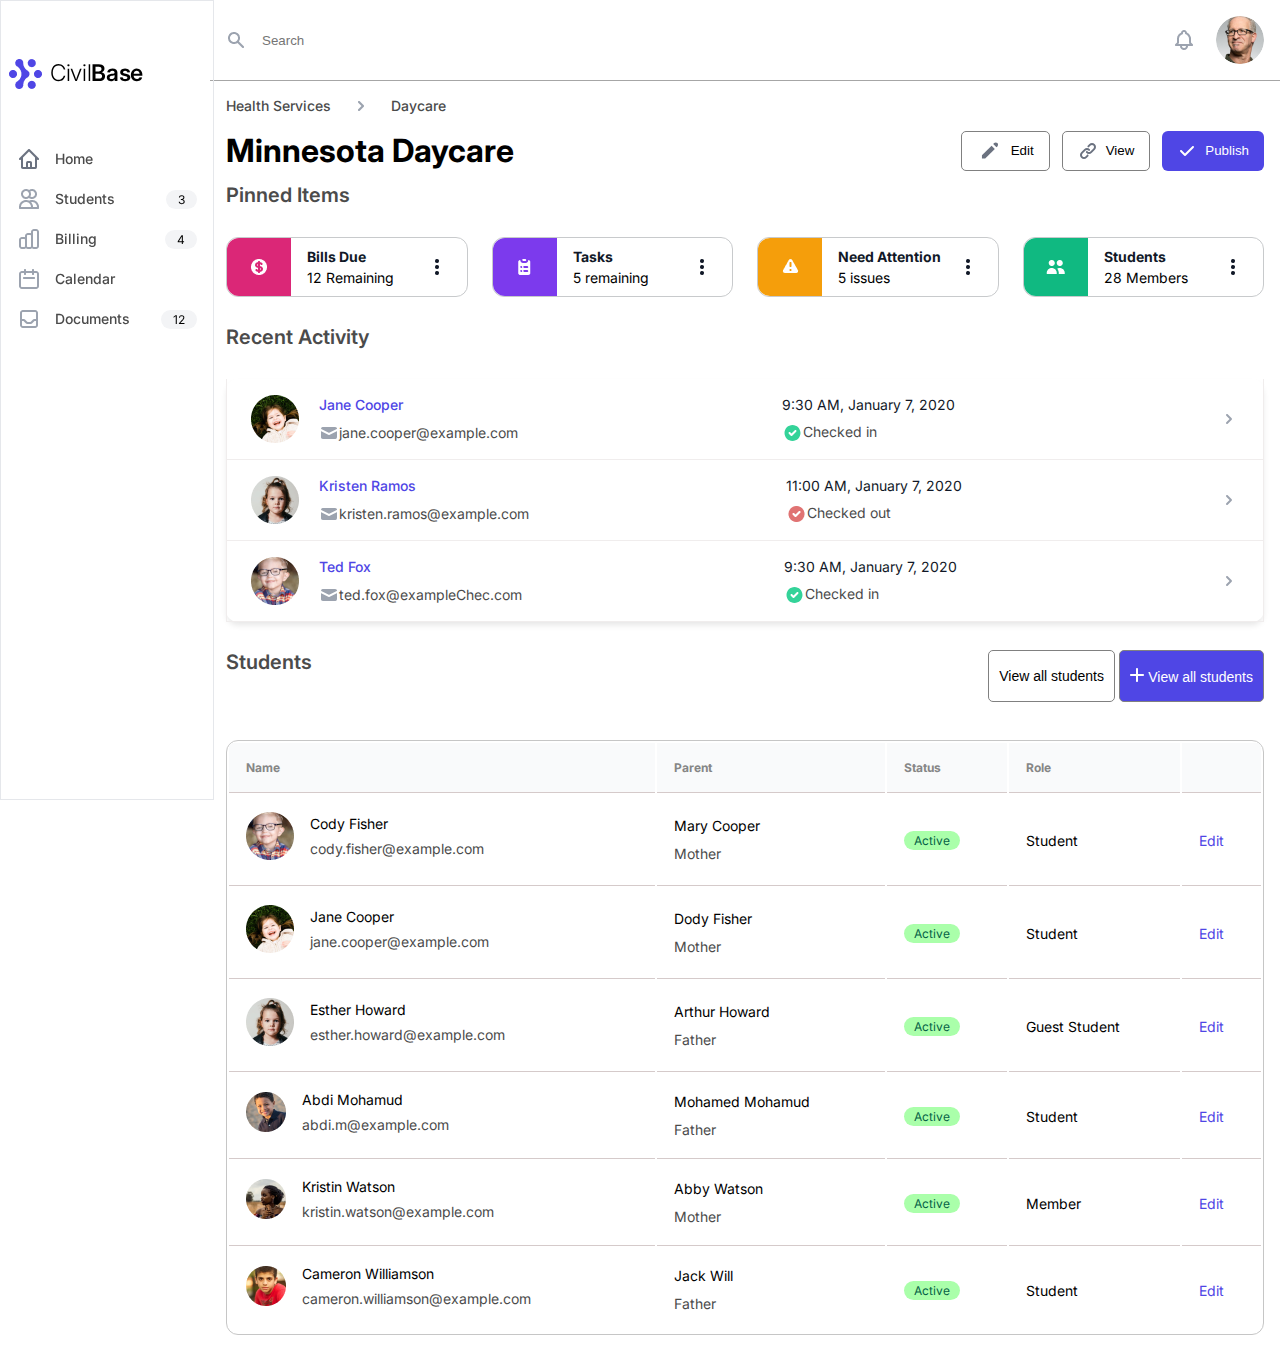
<file: index.html>
<!DOCTYPE html>
<html lang="en">
  <head>
    <meta charset="UTF-8" />
    <meta http-equiv="X-UA-Compatible" content="IE=edge" />
    <meta name="viewport" content="width=device-width, initial-scale=1.0" />
    <title>Imtihon</title>
    <!-- link -->
    <link rel="stylesheet" href="/style.css" />
  </head>
  <body>
    <div class="container">
      <div class="sidebar">
        <div class="mark">
          <img src="/img/Mark.png" alt="alt" class="alt" />
          <span class="bas"><span class="span">Civil</span>Base</span>
        </div>

        <div class="home">
          <img src="/img/Home.png" alt="alt" class="homes" />
          <a href="/global.html" class="inter">Home</a>
        </div>
        <div class="home">
          <img src="/img/Users.png" alt="alt" class="homes" />
          <a href="./index.html"  class="inter">Students</a>
          <div class="border-numb">
            <span class="number">3</span>
          </div>
        </div>
        <div class="home">
          <img src="/img/Chart bar.png" alt="alt" class="homes" />
          <a href="/ilim.html" class="inter">Billing</a>
          <div class="border-numb">
            <span class="numbers">4</span>
          </div>
        </div>
        <div class="home">
          <img src="/img/Calendar.png" alt="alt" class="homes" />
          <a class="inter">Calendar</a>
        </div>
        <div class="home">
          <img src="/img/Inbox.png" alt="alt" class="homes" />
          <a class="inter">Documents</a>
          <div class="border-numb">
            <span class="number-span">12</span>
          </div>
        </div>
      </div>
      <!-- contacts -->

      <div class="w-fulldq">
        <div class="w-full p-4" style="box-shadow: 0 1px #a6a6a6">
          <div class="d-flex justfy-beetwen w-full">
            <!-- item-1 -->
            <form class="Search d-flex align-center gap-4">
              <img src="./img/Search.png" alt="" />
              <input type="text" name="Search" id="" placeholder="Search" />
            </form>
            <!-- item-2 -->
            <div class="d-flex align-center gap-4 ton">
              <img src="./img/Icon button.png" alt="" />
              <img src="./img/Avatar3.png" alt="" class="ava" />
            </div>
          </div>
        </div>
        <div class="main">
          <!-- Minnesota Daycare -->
          <div class="bozorov">
            <div class="day">
              <div class="services">
                <a href="#"> Health Services </a>
                <img src="/img/Chevron right.png" alt="" />
                <a href="#">Daycare</a>
              </div>
              <h1 class="minister">Minnesota Daycare</h1>
              <a href="#" class="item">Pinned Items</a>
            </div>

            <!-- button -->
            <div class="btn">
              <button type="button" class="button">
                <svg
                  width="26"
                  height="23"
                  viewBox="0 0 20 20"
                  fill="none"
                  xmlns="http://www.w3.org/2000/svg"
                >
                  <path
                    d="M13.5858 3.58579C14.3668 2.80474 15.6332 2.80474 16.4142 3.58579C17.1953 4.36683 17.1953 5.63316 16.4142 6.41421L15.6213 7.20711L12.7929 4.37868L13.5858 3.58579Z"
                    fill="#6B7280"
                  />
                  <path
                    d="M11.3787 5.79289L3 14.1716V17H5.82842L14.2071 8.62132L11.3787 5.79289Z"
                    fill="#6B7280"
                  />
                </svg>
                <span class="edit">Edit</span>
              </button>

              <button type="button" class="button">
                <svg
                  width="20"
                  height="20"
                  viewBox="0 0 20 20"
                  fill="none"
                  xmlns="http://www.w3.org/2000/svg"
                >
                  <path
                    d="M12.5858 4.58579C13.3668 3.80474 14.6331 3.80474 15.4142 4.58579C16.1952 5.36683 16.1952 6.63316 15.4142 7.41421L12.4142 10.4142C11.6331 11.1953 10.3668 11.1953 9.58577 10.4142C9.19524 10.0237 8.56208 10.0237 8.17156 10.4142C7.78103 10.8047 7.78103 11.4379 8.17156 11.8284C9.73365 13.3905 12.2663 13.3905 13.8284 11.8284L16.8284 8.82843C18.3905 7.26633 18.3905 4.73367 16.8284 3.17157C15.2663 1.60948 12.7337 1.60948 11.1716 3.17157L9.67156 4.67157C9.28103 5.0621 9.28103 5.69526 9.67156 6.08579C10.0621 6.47631 10.6952 6.47631 11.0858 6.08579L12.5858 4.58579Z"
                    fill="#6B7280"
                  />
                  <path
                    d="M7.58579 9.58579C8.36683 8.80474 9.63316 8.80474 10.4142 9.58579C10.8047 9.97631 11.4379 9.97631 11.8284 9.58579C12.219 9.19526 12.219 8.5621 11.8284 8.17157C10.2663 6.60948 7.73367 6.60948 6.17157 8.17157L3.17157 11.1716C1.60948 12.7337 1.60948 15.2663 3.17157 16.8284C4.73367 18.3905 7.26633 18.3905 8.82843 16.8284L10.3284 15.3284C10.719 14.9379 10.719 14.3047 10.3284 13.9142C9.9379 13.5237 9.30474 13.5237 8.91421 13.9142L7.41421 15.4142C6.63316 16.1953 5.36684 16.1953 4.58579 15.4142C3.80474 14.6332 3.80474 13.3668 4.58579 12.5858L7.58579 9.58579Z"
                    fill="#6B7280"
                  />
                </svg>

                <span class="edit">View</span>
              </button>

              <button type="button" class="button3">
                <svg
                  width="20"
                  height="20"
                  viewBox="0 0 20 20"
                  fill="none"
                  xmlns="http://www.w3.org/2000/svg"
                >
                  <path
                    fill-rule="evenodd"
                    clip-rule="evenodd"
                    d="M16.7071 5.29289C17.0976 5.68342 17.0976 6.31658 16.7071 6.70711L8.70711 14.7071C8.31658 15.0976 7.68342 15.0976 7.29289 14.7071L3.29289 10.7071C2.90237 10.3166 2.90237 9.68342 3.29289 9.29289C3.68342 8.90237 4.31658 8.90237 4.70711 9.29289L8 12.5858L15.2929 5.29289C15.6834 4.90237 16.3166 4.90237 16.7071 5.29289Z"
                    fill="white"
                  />
                </svg>
                <span class="edit">Publish</span>
              </button>
            </div>
          </div>
          <!-- Bills Due -->
          <div class="bleck">
          <div class="bills">
             <div class="due">
                <img src="/img2/dolor1.png" alt="alt">                            
             </div>
             <div class="adu">
              <div class="">
                <p class="html">Bills Due</p>
              <span class="ning">12 Remaining</span>
              </div>
              <img src="/img2/dolor6.png" alt="alt" class="dolar-6">
            </div> 
          </div>

          <!-- billis 2 -->
          <div class="bills">
            <div class="dues">
               <img src="/img2/dolor2.png" alt="alt">                            
            </div>
            <div class="adu">
             <div class="">
              <p class="html">Tasks</p> 
             <span class="ning">5 remaining</span>
             </div>
             <img src="/img2/dolor6.png" alt="alt" class="dolar-6">
           </div> 
         </div>

         <!-- billis 3 -->
         <div class="bills">
          <div class="duee">
             <img src="/img2/dolor3.png" alt="alt">                            
          </div>
          <div class="adu">
           <div class="">
            <p class="html">Need Attention</p>
           <span class="ning">5 issues</span>
           </div>
           <img src="/img2/dolor6.png" alt="alt" class="dolars">
         </div> 
       </div>

       <!-- billis 4 -->
       <div class="bills">
        <div class="dued">
           <img src="/img2/dolor5.png" alt="alt">                            
        </div>
        <div class="adu">
         <div class="">
          <p class="html">Students</p>
         <span class="ning">28 Members</span>
         </div>
         <img src="/img2/dolor6.png" alt="alt" class="dolar-6">
       </div> 
     </div>
      </div> 

          <h2 class="Activity">Recent Activity</h2>
          <!-- jadvallar -->
          <div class="odiljon">
            <div class="contact">
              <div class="contact3">
                <div class="cardo">
                  <img src="/img2/image3.png" alt="alt" class="avatar" />
                  <div class="fero">
                    <p class="Cooper">Jane Cooper</p>
                    <a href="#" class="a d-flex email">
                      <img
                        src="/img/Mail.png"
                        alt="alt"
                      />jane.cooper@example.com</a
                    >
                  </div>
                </div>
                <div class="red">
                  <p class="em">9:30 AM, January 7, 2020</p>
                  <a href="#" class="a d-flex check"
                    ><img src="/img/Check circle.svg" alt="alt" />Checked in</a
                  >
                </div>
                <img src="/img/Chevron right.svg" alt="alt" class="right"/>
              </div>
            </div>

            <div class="contact">
              <div class="contact3">
                <div class="cardo">
                  <img src="/img2/image1.png" alt="alt" class="avatar" />
                  <div class="fero">
                    <p class="Cooper">Kristen Ramos</p>
                    <a href="#" class="a d-flex email">
                      <img
                        src="/img/Mail.png"
                        alt="alt"
                      />kristen.ramos@example.com</a
                    >
                  </div>
                </div>
                <div class="red">
                  <p class="em">11:00 AM, January 7, 2020</p>
                  <a href="#" class="a d-flex check"
                    ><img src="/img2/image4.png" alt="alt" />Checked out</a
                  >
                </div>
                <img src="/img/Chevron right.svg" alt="" class="right" />
              </div>
            </div>

            <div class="contact">
              <div class="contact3">
                <div class="cardo">
                  <img src="/img2/image2.png" alt="alt" class="avatar" />
                  <div class="fero">
                    <p class="Cooper">Ted Fox</p>
                    <a href="#" class="a d-flex email">
                      <img
                        src="/img/Mail.png"
                        alt="alt"
                      />ted.fox@exampleChec.com</a
                    >
                  </div>
                </div>
                <div class="red">
                  <p class="em">9:30 AM, January 7, 2020</p>
                  <a href="#" class="a d-flex check"
                    ><img src="/img/Check circle.svg" alt="alt" />Checked in</a
                  >
                </div>
                <img src="/img/Chevron right.svg" alt="" class="right"/>
              </div>
            </div>         
          </div>

          <!-- student -->
          <div class="view">
            <div class="blecks">
              <h1 class="start">Students</h1>
            </div>
            <div class="media">
            <div class="btn3">
              <button class="btn2">
                <svg width="14" height="14" viewBox="0 0 14 14" fill="none" xmlns="http://www.w3.org/2000/svg">
                  <path fill-rule="evenodd" clip-rule="evenodd" d="M7 0C7.55228 0 8 0.447715 8 1V6H13C13.5523 6 14 6.44772 14 7C14 7.55228 13.5523 8 13 8H8V13C8 13.5523 7.55228 14 7 14C6.44772 14 6 13.5523 6 13V8H1C0.447715 8 0 7.55228 0 7C0 6.44771 0.447715 6 1 6L6 6V1C6 0.447715 6.44772 0 7 0Z" fill="white"/>
                  </svg> 
                <span class="all">View all students</span>
              </button>
            </div>

            <div class="btn4">
              <button class="btn12">                 
                <span class="all">View all students</span>
              </button>
            </div>
          </div>
        </div>

          <!-- jadvallar -->
         <div class="group">
            <table>
                <thead>
                    <tr class="parent">
                        <th>Name</th>
                        <th>Parent</th>
                        <th>Status</th>
                        <th>Role</th>
                        <th></th>
                    </tr>
                </thead>
                <tbody>
                    <tr>
                        <td>
                            <div class="umer">
                                <img src="img2/image2.png" alt="logo">
                                <div class="paragrif">
                                    <span>Cody Fisher</span>
                                    <a href="#" class="a">
                                      cody.fisher@example.com
                                    </a>
                                </div>
                            </div>
                        </td>
                        <td>
                            <div class="paragrif">
                                <span class="clan">Mary Cooper</span>
                                <a href="#" class="a clan">Mother</a>
                            </div>
                        </td>
                        <td>
                            <span class="bakground">Active</span>
                        </td>
                        <td class="a">Student</td>
                        <td>
                            <a href="#" class="good">Edit</a>
                        </td>
                    </tr>
                    <tr>
                        <td>
                            <div class="umer">
                                <img src="/img2/image3.png" alt="logo">
                                <div class="paragrif">
                                    <span>Jane Cooper</span>
                                    <a href="#" class="a">
                                      jane.cooper@example.com
                                    </a>
                                </div>
                            </div>
                        </td>
                        <td>
                            <div class="paragrif">
                                <span class="clan">Dody Fisher</span>
                                <a href="#" class="a clan">Mother</a>
                            </div>
                        </td>
                        <td>
                            <span class="bakground">Active</span>
                        </td>
                        <td class="a">Student</td>
                        <td>
                            <a href="#" class="good">Edit</a>
                        </td>
                    </tr>
                    <tr>
                        <td>
                            <div class="umer">
                                <img src="/img2/image1.png" alt="logo">
                                <div class="paragrif">
                                    <span>Esther Howard</span>
                                    <a href="#" class="a">
                                      esther.howard@example.com
                                    </a>
                                </div>
                            </div>
                        </td>
                        <td>
                            <div class="paragrif">
                                <span class="clan">Arthur Howard</span>
                                <a href="#" class="a clan">Father</a>
                            </div>
                        </td>
                        <td>
                            <span class="bakground">Active</span>
                        </td>
                        <td class="a">Guest Student</td>
                        <td>
                            <a href="#" class="good">Edit</a>
                        </td>
                    </tr>


                        <tr>
                        <td>
                            <div class="umer">
                                <img src="/img2/image 5.png" alt="logo">
                                <div class="paragrif">
                                    <span>Abdi Mohamud</span>
                                    <a href="#" class="a">
                                      abdi.m@example.com
                                    </a>
                                </div>
                            </div>
                        </td>
                        <td>
                            <div class="paragrif">
                                <span class="clan">Mohamed Mohamud</span>
                                <a href="#" class="a clan">Father</a>
                            </div>
                        </td>
                        <td>
                            <span class="bakground">Active</span>
                        </td>
                        <td class="a">Student</td>
                        <td>
                            <a href="#" class="good">Edit</a>
                        </td>
                    </tr>

                    <tr>
                        <td>
                            <div class="umer">
                                <img src="/img2/p4.png" alt="logo">
                                <div class="paragrif">
                                    <span>Kristin Watson</span>
                                    <a href="#" class="a">
                                      kristin.watson@example.com
                                    </a>
                                </div>
                            </div>
                        </td>
                        <td>
                            <div class="paragrif">
                                <span class="clan">Abby Watson</span>
                                <a href="#" class="a clan">Mother</a>
                            </div>
                        </td>
                        <td>
                            <span class="bakground">Active</span>
                        </td>
                        <td class="a">Member</td>
                        <td>
                            <a href="#" class="good">Edit</a>
                        </td>
                    </tr>

                    <tr class="tres" style="border-bottom: none;">
                        <td style="border-bottom: none;">
                            <div class="umer">
                                <img src="/img2/image 6.png" alt="logo">
                                <div class="paragrif">
                                    <span>Cameron Williamson</span>
                                    <a href="#" class="a">
                                      cameron.williamson@example.com
                                    </a>
                                </div>
                            </div>
                        </td>
                        <td style="border-bottom: none;">
                            <div class="paragrif">
                                <span class="clan">Jack Will</span>
                                <a href="#" class="a clan">Father</a>
                            </div>
                        </td>
                        <td style="border-bottom: none;">
                            <span class="bakground">Active</span>
                        </td>
                        <td class="a" style="border-bottom: none;">Student</td>
                        <td style="border-bottom: none;">
                            <a href="#" class="good">Edit</a>
                        </td>
                    </tr>
                </tbody>
              </div>
          </div>
        </div>
      </div>
    </div>
  </body>
</html>
</file>
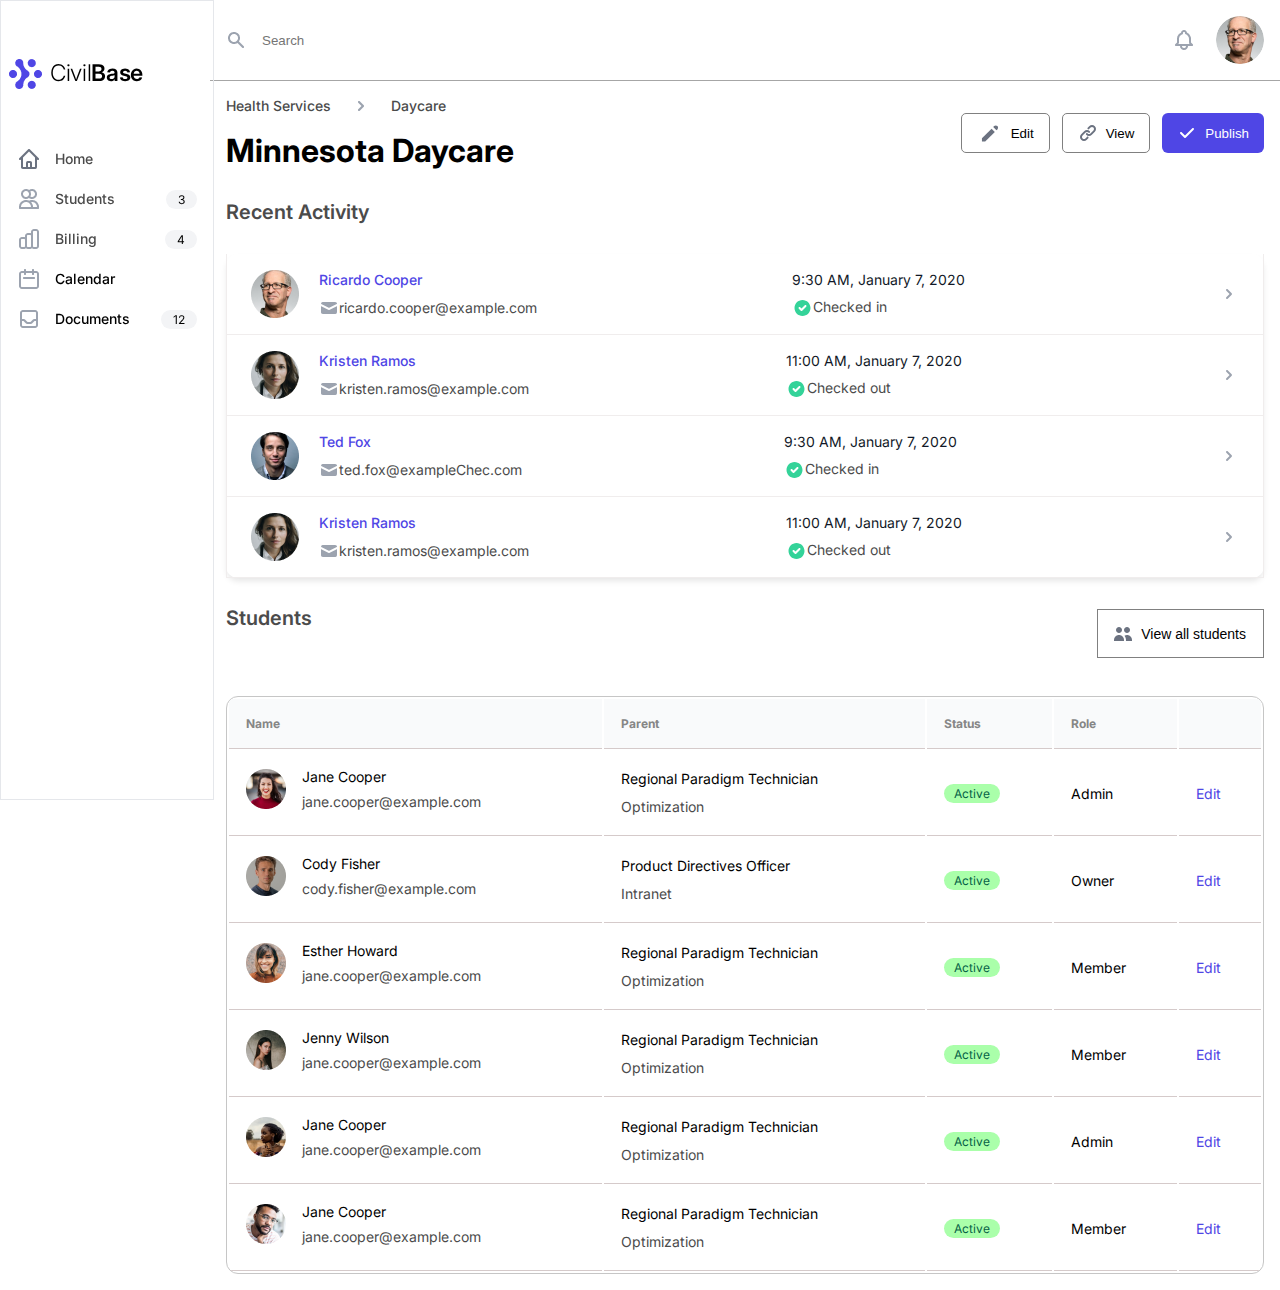
<file: global.html>
<!DOCTYPE html>
<html lang="en">
  <head>
    <meta charset="UTF-8" />
    <meta http-equiv="X-UA-Compatible" content="IE=edge" />
    <meta name="viewport" content="width=device-width, initial-scale=1.0" />
    <title>home</title>
    <!-- link -->
    <link rel="stylesheet" href="/style.css" />
  </head>
  <body>
    <div class="container">
      <div class="sidebar">
        <div class="mark">
          <img src="/img/Mark.png" alt="alt" class="alt" />
          <span class="bas"><span class="span">Civil</span>Base</span>
        </div>

        <div class="home">
          <img src="/img/Home.png" alt="alt" class="homes" />
          <a href="./global.html"class="inter">Home</a>
        </div>
        <div class="home">
          <img src="/img/Users.png" alt="alt" class="homes" />
          <a href="./index.html" class="inter">Students</a>
          <div class="border-numb">
            <span class="number">3</span>
          </div>
        </div>
        <div class="home">
          <img src="/img/Chart bar.png" alt="alt" class="homes" />
          <a href="/ilim.html" class="inter">Billing</a>
          <div class="border-numb">
            <span class="numbers">4</span>
          </div>
        </div>
        <div class="home">
          <img src="/img/Calendar.png" alt="alt" class="homes" />
          <span class="inter">Calendar</span>
        </div>
        <div class="home">
          <img src="/img/Inbox.png" alt="alt" class="homes" />
          <span class="inter">Documents</span>
          <div class="border-numb">
            <span class="number-span">12</span>
          </div>
        </div>
      </div>
      <!-- contacts -->

      <div class="w-fulldq">
        <div class="w-full p-4" style="box-shadow: 0 1px #a6a6a6">
          <div class="d-flex justfy-beetwen w-full">
            <!-- item-1 -->
            <form class="Search d-flex align-center gap-4">
              <img src="./img/Search.png" alt="" />
              <input type="text" name="Search" id="" placeholder="Search" />
            </form>
            <!-- item-2 -->
            <div class="d-flex align-center gap-4 ton">
              <img src="./img/Icon button.png" alt="" />
              <img src="./img/Avatar3.png" alt="" class="ava" />
            </div>
          </div>
        </div>
        <div class="main">
          <!-- Minnesota Daycare -->
          <div class="bozorov">
            <div class="day">
              <div class="services">
                <a href="#"> Health Services </a>
                <img src="/img/Chevron right.png" alt="" />
                <a href="#">Daycare</a>
              </div>
              <h1 class="minister">Minnesota Daycare</h1>
            
            </div>

            <!-- button -->
            <div class="btn">
              <button type="button" class="button">
                <svg
                  width="26"
                  height="23"
                  viewBox="0 0 20 20"
                  fill="none"
                  xmlns="http://www.w3.org/2000/svg"
                >
                  <path
                    d="M13.5858 3.58579C14.3668 2.80474 15.6332 2.80474 16.4142 3.58579C17.1953 4.36683 17.1953 5.63316 16.4142 6.41421L15.6213 7.20711L12.7929 4.37868L13.5858 3.58579Z"
                    fill="#6B7280"
                  />
                  <path
                    d="M11.3787 5.79289L3 14.1716V17H5.82842L14.2071 8.62132L11.3787 5.79289Z"
                    fill="#6B7280"
                  />
                </svg>
                <span class="edit">Edit</span>
              </button>

              <button type="button" class="button">
                <svg
                  width="20"
                  height="20"
                  viewBox="0 0 20 20"
                  fill="none"
                  xmlns="http://www.w3.org/2000/svg"
                >
                  <path
                    d="M12.5858 4.58579C13.3668 3.80474 14.6331 3.80474 15.4142 4.58579C16.1952 5.36683 16.1952 6.63316 15.4142 7.41421L12.4142 10.4142C11.6331 11.1953 10.3668 11.1953 9.58577 10.4142C9.19524 10.0237 8.56208 10.0237 8.17156 10.4142C7.78103 10.8047 7.78103 11.4379 8.17156 11.8284C9.73365 13.3905 12.2663 13.3905 13.8284 11.8284L16.8284 8.82843C18.3905 7.26633 18.3905 4.73367 16.8284 3.17157C15.2663 1.60948 12.7337 1.60948 11.1716 3.17157L9.67156 4.67157C9.28103 5.0621 9.28103 5.69526 9.67156 6.08579C10.0621 6.47631 10.6952 6.47631 11.0858 6.08579L12.5858 4.58579Z"
                    fill="#6B7280"
                  />
                  <path
                    d="M7.58579 9.58579C8.36683 8.80474 9.63316 8.80474 10.4142 9.58579C10.8047 9.97631 11.4379 9.97631 11.8284 9.58579C12.219 9.19526 12.219 8.5621 11.8284 8.17157C10.2663 6.60948 7.73367 6.60948 6.17157 8.17157L3.17157 11.1716C1.60948 12.7337 1.60948 15.2663 3.17157 16.8284C4.73367 18.3905 7.26633 18.3905 8.82843 16.8284L10.3284 15.3284C10.719 14.9379 10.719 14.3047 10.3284 13.9142C9.9379 13.5237 9.30474 13.5237 8.91421 13.9142L7.41421 15.4142C6.63316 16.1953 5.36684 16.1953 4.58579 15.4142C3.80474 14.6332 3.80474 13.3668 4.58579 12.5858L7.58579 9.58579Z"
                    fill="#6B7280"
                  />
                </svg>

                <span class="edit">View</span>
              </button>

              <button type="button" class="button3">
                <svg
                  width="20"
                  height="20"
                  viewBox="0 0 20 20"
                  fill="none"
                  xmlns="http://www.w3.org/2000/svg"
                >
                  <path
                    fill-rule="evenodd"
                    clip-rule="evenodd"
                    d="M16.7071 5.29289C17.0976 5.68342 17.0976 6.31658 16.7071 6.70711L8.70711 14.7071C8.31658 15.0976 7.68342 15.0976 7.29289 14.7071L3.29289 10.7071C2.90237 10.3166 2.90237 9.68342 3.29289 9.29289C3.68342 8.90237 4.31658 8.90237 4.70711 9.29289L8 12.5858L15.2929 5.29289C15.6834 4.90237 16.3166 4.90237 16.7071 5.29289Z"
                    fill="white"
                  />
                </svg>
                <span class="edit">Publish</span>
              </button>
            </div>
          </div>

          <h2 class="Activity">Recent Activity</h2>
          <!-- jadvallar -->
          <div class="odiljon">
            <div class="contact">
              <div class="contact3">
                <div class="cardo">
                  <img src="/img/Avatar3.png" alt="alt" class="avatar" />
                  <div class="fero">
                    <p class="Cooper">Ricardo Cooper</p>
                    <a href="#" class="a d-flex email">
                      <img
                        src="/img/Mail.png"
                        alt="alt"
                      />ricardo.cooper@example.com</a
                    >
                  </div>
                </div>
                <div class="red">
                  <p class="em">9:30 AM, January 7, 2020</p>
                  <a href="#" class="a d-flex check"
                    ><img src="/img/Check circle.svg" alt="alt" />Checked in</a
                  >
                </div>
                <img src="/img/Chevron right.svg" alt="alt" class="right"/>
              </div>
            </div>

            <div class="contact">
              <div class="contact3">
                <div class="cardo">
                  <img src="/img/Avatar.png" alt="alt" class="avatar" />
                  <div class="fero">
                    <p class="Cooper">Kristen Ramos</p>
                    <a href="#" class="a d-flex email">
                      <img
                        src="/img/Mail.png"
                        alt="alt"
                      />kristen.ramos@example.com</a
                    >
                  </div>
                </div>
                <div class="red">
                  <p class="em">11:00 AM, January 7, 2020</p>
                  <a href="#" class="a d-flex check"
                    ><img src="/img/Check circle.svg" alt="alt" />Checked out</a
                  >
                </div>
                <img src="/img/Chevron right.svg" alt="" class="right" />
              </div>
            </div>

            <div class="contact">
              <div class="contact3">
                <div class="cardo">
                  <img src="/img/Avatar1.png" alt="alt" class="avatar" />
                  <div class="fero">
                    <p class="Cooper">Ted Fox</p>
                    <a href="#" class="a d-flex email">
                      <img
                        src="/img/Mail.png"
                        alt="alt"
                      />ted.fox@exampleChec.com</a
                    >
                  </div>
                </div>
                <div class="red">
                  <p class="em">9:30 AM, January 7, 2020</p>
                  <a href="#" class="a d-flex check"
                    ><img src="/img/Check circle.svg" alt="alt" />Checked in</a
                  >
                </div>
                <img src="/img/Chevron right.svg" alt="" class="right"/>
              </div>
            </div>

            <div class="contac1">
              <div class="contact3">
                <div class="cardo">
                  <img src="/img/Avatar.png" alt="alt" class="avatar" />
                  <div class="fero">
                    <p class="Cooper">Kristen Ramos</p>
                    <a href="#" class="a d-flex email">
                      <img
                        src="/img/Mail.png"
                        alt="alt"
                      />kristen.ramos@example.com</a
                    >
                  </div>
                </div>
                <div class="red">
                  <p class="em">11:00 AM, January 7, 2020</p>
                  <a href="#" class="a d-flex check"
                    ><img src="/img/Check circle.svg" alt="alt" />Checked out</a
                  >
                </div>
                <img src="/img/Chevron right.svg" alt="" class="right"/>
              </div>
            </div>
          </div>

          <!-- student -->
          <div class="view">
            <div class="bleck">
              <h1 class="start">Students</h1>
            </div>
            <div class="letr">
              <button class="letr1">
                <svg
                  width="20"
                  height="20"
                  viewBox="0 0 20 20"
                  fill="none"
                  xmlns="http://www.w3.org/2000/svg"
                >
                  <path
                    d="M9 6C9 7.65685 7.65685 9 6 9C4.34315 9 3 7.65685 3 6C3 4.34315 4.34315 3 6 3C7.65685 3 9 4.34315 9 6Z"
                    fill="#6B7280"
                  />
                  <path
                    d="M17 6C17 7.65685 15.6569 9 14 9C12.3431 9 11 7.65685 11 6C11 4.34315 12.3431 3 14 3C15.6569 3 17 4.34315 17 6Z"
                    fill="#6B7280"
                  />
                  <path
                    d="M12.9291 17C12.9758 16.6734 13 16.3395 13 16C13 14.3648 12.4393 12.8606 11.4998 11.6691C12.2352 11.2435 13.0892 11 14 11C16.7614 11 19 13.2386 19 16V17H12.9291Z"
                    fill="#6B7280"
                  />
                  <path
                    d="M6 11C8.76142 11 11 13.2386 11 16V17H1V16C1 13.2386 3.23858 11 6 11Z"
                    fill="#6B7280"
                  />
                </svg>
                <span class="teros">View all students</span>
              </button>
            </div>
          </div>

          <!-- jadvallar -->
         <div class="group">
            <table>
                <thead>
                    <tr class="parent">
                        <th>Name</th>
                        <th>Parent</th>
                        <th>Status</th>
                        <th>Role</th>
                        <th></th>
                    </tr>
                </thead>
                <tbody>
                    <tr>
                        <td>
                            <div class="umer">
                                <img src="img2/Avatar.png" alt="logo">
                                <div class="paragrif">
                                    <span>Jane Cooper</span>
                                    <a href="#" class="a">
                                        jane.cooper@example.com
                                    </a>
                                </div>
                            </div>
                        </td>
                        <td>
                            <div class="paragrif">
                                <span class="clan">Regional Paradigm Technician</span>
                                <a href="#" class="a clan">Optimization</a>
                            </div>
                        </td>
                        <td>
                            <span class="bakground">Active</span>
                        </td>
                        <td class="a">Admin</td>
                        <td>
                            <a href="#" class="good">Edit</a>
                        </td>
                    </tr>
                    <tr>
                        <td>
                            <div class="umer">
                                <img src="/img2/p1.png" alt="logo">
                                <div class="paragrif">
                                    <span>Cody Fisher</span>
                                    <a href="#" class="a">
                                        cody.fisher@example.com
                                    </a>
                                </div>
                            </div>
                        </td>
                        <td>
                            <div class="paragrif">
                                <span class="clan">Product Directives Officer</span>
                                <a href="#" class="a clan">Intranet</a>
                            </div>
                        </td>
                        <td>
                            <span class="bakground">Active</span>
                        </td>
                        <td class="a">Owner</td>
                        <td>
                            <a href="#" class="good">Edit</a>
                        </td>
                    </tr>
                    <tr>
                        <td>
                            <div class="umer">
                                <img src="/img2/p2.png" alt="logo">
                                <div class="paragrif">
                                    <span>Esther Howard</span>
                                    <a href="#" class="a">
                                        jane.cooper@example.com
                                    </a>
                                </div>
                            </div>
                        </td>
                        <td>
                            <div class="paragrif">
                                <span class="clan">Regional Paradigm Technician</span>
                                <a href="#" class="a clan"  >Optimization</a>
                            </div>
                        </td>
                        <td>
                            <span class="bakground">Active</span>
                        </td>
                        <td class="a">Member</td>
                        <td>
                            <a href="#" class="good">Edit</a>
                        </td>
                    </tr>


                        <tr>
                        <td>
                            <div class="umer">
                                <img src="/img2/p3.png" alt="logo">
                                <div class="paragrif">
                                    <span>Jenny Wilson</span>
                                    <a href="#" class="a">
                                        jane.cooper@example.com
                                    </a>
                                </div>
                            </div>
                        </td>
                        <td>
                            <div class="paragrif">
                                <span class="clan">Regional Paradigm Technician</span>
                                <a href="#" class="a clan">Optimization</a>
                            </div>
                        </td>
                        <td>
                            <span class="bakground">Active</span>
                        </td>
                        <td class="a">Member</td>
                        <td>
                            <a href="#" class="good">Edit</a>
                        </td>
                    </tr>

                    <tr>
                        <td>
                            <div class="umer">
                                <img src="/img2/p4.png" alt="logo">
                                <div class="paragrif">
                                    <span>Jane Cooper</span>
                                    <a href="#" class="a">
                                        jane.cooper@example.com
                                    </a>
                                </div>
                            </div>
                        </td>
                        <td>
                            <div class="paragrif">
                                <span class="clan">Regional Paradigm Technician</span>
                                <a href="#" class="a clan">Optimization</a>
                            </div>
                        </td>
                        <td>
                            <span class="bakground">Active</span>
                        </td>
                        <td class="a">Admin</td>
                        <td>
                            <a href="#" class="good">Edit</a>
                        </td>
                    </tr>

                    <tr class="tr">
                        <td>
                            <div class="umer">
                                <img src="/img2/p5.png" alt="logo">
                                <div class="paragrif">
                                    <span>Jane Cooper</span>
                                    <a href="#" class="a">
                                        jane.cooper@example.com
                                    </a>
                                </div>
                            </div>
                        </td>
                        <td>
                            <div class="paragrif">
                                <span class="clan">Regional Paradigm Technician</span>
                                <a href="#" class="a clan">Optimization</a>
                            </div>
                        </td>
                        <td>
                            <span class="bakground">Active</span>
                        </td>
                        <td class="a">Member</td>
                        <td>
                            <a href="#" class="good">Edit</a>
                        </td>
                    </tr>
                </tbody>
              </div>
          </div>
        </div>
      </div>
    </div>
  </body>
</html>
</file>
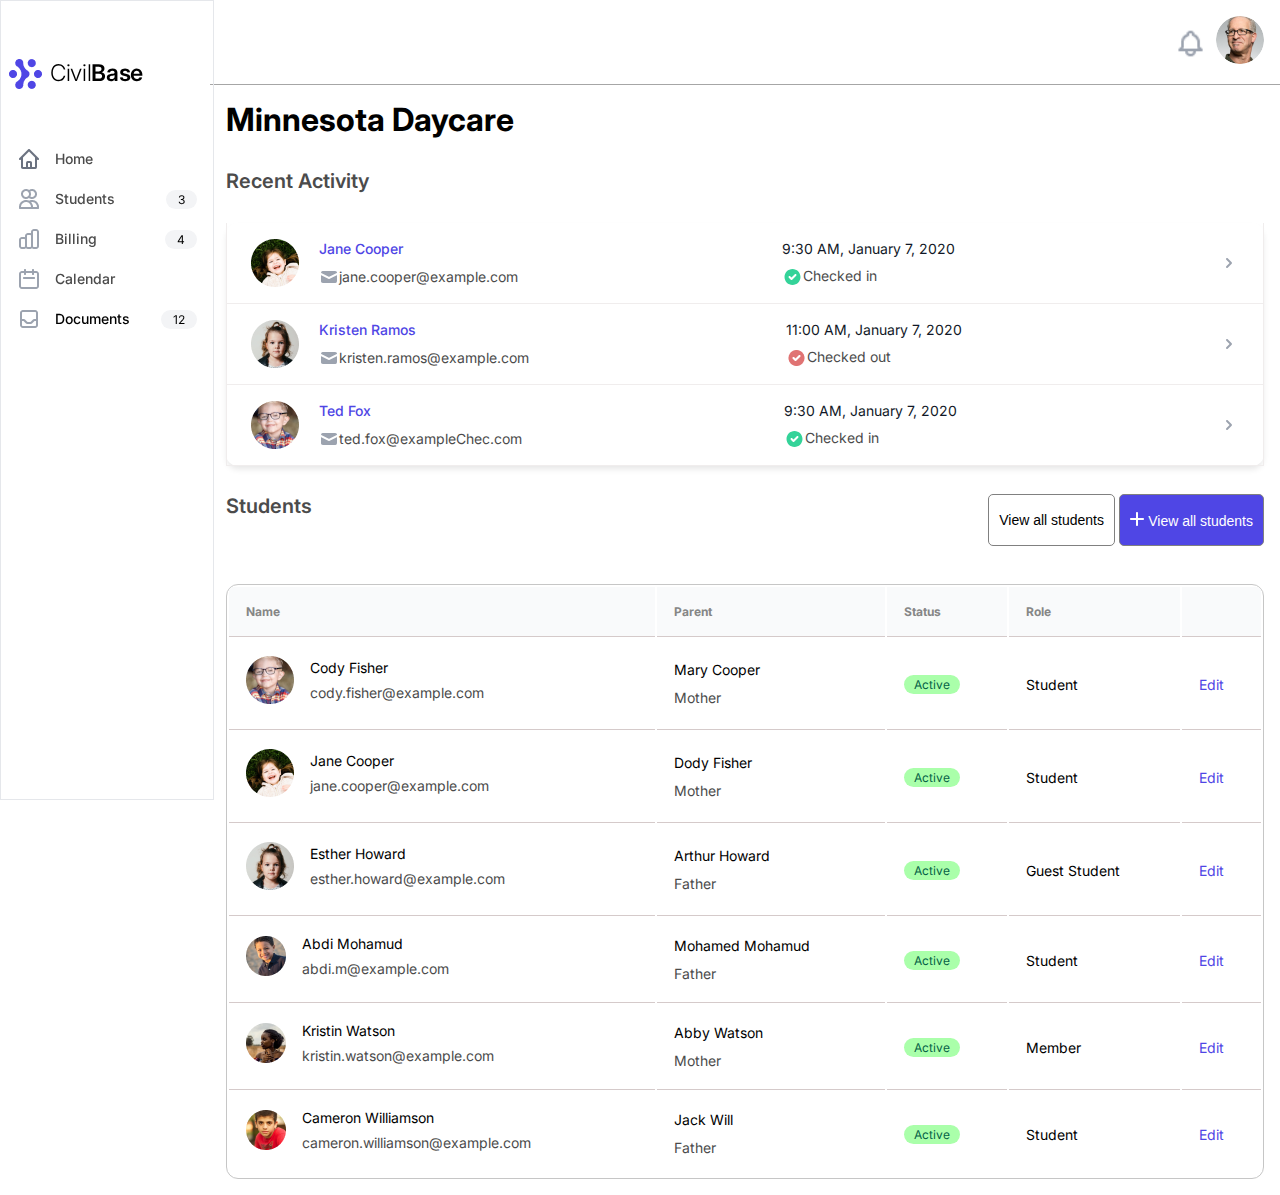
<file: ilim.html>
<!DOCTYPE html>
<html lang="en">
  <head>
    <meta charset="UTF-8" />
    <meta http-equiv="X-UA-Compatible" content="IE=edge" />
    <meta name="viewport" content="width=device-width, initial-scale=1.0" />
    <title>Imtihon</title>
    <!-- link -->
    <link rel="stylesheet" href="/style.css" />
  </head>
  <body>
    <div class="container">
      <div class="sidebar">
        <div class="mark">
          <img src="/img/Mark.png" alt="alt" class="alt" />
          <span class="bas"><span class="span">Civil</span>Base</span>
        </div>

        <div class="home">
          <img src="/img/Home.png" alt="alt" class="homes" />
          <a href="/global.html" class="inter">Home</a>
        </div>
        <div class="home">
          <img src="/img/Users.png" alt="alt" class="homes" />
          <a href="/index.html" class="inter">Students</a>
          <div class="border-numb">
            <span class="number">3</span>
          </div>
        </div>
        <div class="home">
          <img src="/img/Chart bar.png" alt="alt" class="homes" />
          <a href="/ilim.html" class="inter">Billing</a>
          <div class="border-numb">
            <span class="numbers">4</span>
          </div>
        </div>
        <div class="home">
          <img src="/img/Calendar.png" alt="alt" class="homes" />
          <a href="/ilim.html" class="inter">Calendar</a>
        </div>
        <div class="home">
          <img src="/img/Inbox.png" alt="alt" class="homes" />
          <span class="inter">Documents</span>
          <div class="border-numb">
            <span class="number-span">12</span>
          </div>
        </div>
      </div>
      <!-- contacts -->

      <div class="w-fulldq">
        <div class="w-full p-4" style="box-shadow: 0 1px #a6a6a6">
          <div class="d-flex justfy-beetwen w-full">
            <!-- item-1 -->
           
            <div class="iconber">
              <img src="./img/Icon button.png" alt="" class="class"/>
              <img src="./img/Avatar3.png" alt="" class="ava" />
            </div>
          </div>
        </div>
        <div class="main">
          <!-- Minnesota Daycare -->
          <div class="bozorov">
            <div class="day">
              <h1 class="minister">Minnesota Daycare</h1>          
            </div>         
          </div>
          
          <h2 class="Activity">Recent Activity</h2>
          <!-- jadvallar -->
          <div class="odiljon">
            <div class="contact">
              <div class="contact3">
                <div class="cardo">
                  <img src="/img2/image3.png" alt="alt" class="avatar" />
                  <div class="fero">
                    <p class="Cooper">Jane Cooper</p>
                    <a href="#" class="a d-flex email">
                      <img
                        src="/img/Mail.png"
                        alt="alt"
                      />jane.cooper@example.com</a
                    >
                  </div>
                </div>
                <div class="red">
                  <p class="em">9:30 AM, January 7, 2020</p>
                  <a href="#" class="a d-flex check"
                    ><img src="/img/Check circle.svg" alt="alt" />Checked in</a
                  >
                </div>
                <img src="/img/Chevron right.svg" alt="alt" class="right"/>
              </div>
            </div>

            <div class="contact">
              <div class="contact3">
                <div class="cardo">
                  <img src="/img2/image1.png" alt="alt" class="avatar" />
                  <div class="fero">
                    <p class="Cooper">Kristen Ramos</p>
                    <a href="#" class="a d-flex email">
                      <img
                        src="/img/Mail.png"
                        alt="alt"
                      />kristen.ramos@example.com</a
                    >
                  </div>
                </div>
                <div class="red">
                  <p class="em">11:00 AM, January 7, 2020</p>
                  <a href="#" class="a d-flex check"
                    ><img src="/img2/image4.png" alt="alt" />Checked out</a
                  >
                </div>
                <img src="/img/Chevron right.svg" alt="" class="right" />
              </div>
            </div>

            <div class="contact">
              <div class="contact3">
                <div class="cardo">
                  <img src="/img2/image2.png" alt="alt" class="avatar" />
                  <div class="fero">
                    <p class="Cooper">Ted Fox</p>
                    <a href="#" class="a d-flex email">
                      <img
                        src="/img/Mail.png"
                        alt="alt"
                      />ted.fox@exampleChec.com</a
                    >
                  </div>
                </div>
                <div class="red">
                  <p class="em">9:30 AM, January 7, 2020</p>
                  <a href="#" class="a d-flex check"
                    ><img src="/img/Check circle.svg" alt="alt" />Checked in</a
                  >
                </div>
                <img src="/img/Chevron right.svg" alt="" class="right"/>
              </div>
            </div>         
          </div>

          <!-- student -->
          <div class="view">
            <div class="blecks">
              <h1 class="start">Students</h1>
            </div>
            <div class="media">
            <div class="btn3">
              <button class="btn2">
                <svg width="14" height="14" viewBox="0 0 14 14" fill="none" xmlns="http://www.w3.org/2000/svg">
                  <path fill-rule="evenodd" clip-rule="evenodd" d="M7 0C7.55228 0 8 0.447715 8 1V6H13C13.5523 6 14 6.44772 14 7C14 7.55228 13.5523 8 13 8H8V13C8 13.5523 7.55228 14 7 14C6.44772 14 6 13.5523 6 13V8H1C0.447715 8 0 7.55228 0 7C0 6.44771 0.447715 6 1 6L6 6V1C6 0.447715 6.44772 0 7 0Z" fill="white"/>
                  </svg> 
                <span class="all">View all students</span>
              </button>
            </div>

            <div class="btn4">
              <button class="btn12">                 
                <span class="all">View all students</span>
              </button>
            </div>
          </div>
        </div>

          <!-- jadvallar -->
         <div class="group">
            <table>
                <thead>
                    <tr class="parent">
                        <th>Name</th>
                        <th>Parent</th>
                        <th>Status</th>
                        <th>Role</th>
                        <th></th>
                    </tr>
                </thead>
                <tbody>
                    <tr>
                        <td>
                            <div class="umer">
                                <img src="img2/image2.png" alt="logo">
                                <div class="paragrif">
                                    <span>Cody Fisher</span>
                                    <a href="#" class="a">
                                      cody.fisher@example.com
                                    </a>
                                </div>
                            </div>
                        </td>
                        <td>
                            <div class="paragrif">
                                <span class="clan">Mary Cooper</span>
                                <a href="#" class="a clan">Mother</a>
                            </div>
                        </td>
                        <td>
                            <span class="bakground">Active</span>
                        </td>
                        <td class="a">Student</td>
                        <td>
                            <a href="#" class="good">Edit</a>
                        </td>
                    </tr>
                    <tr>
                        <td>
                            <div class="umer">
                                <img src="/img2/image3.png" alt="logo">
                                <div class="paragrif">
                                    <span>Jane Cooper</span>
                                    <a href="#" class="a">
                                      jane.cooper@example.com
                                    </a>
                                </div>
                            </div>
                        </td>
                        <td>
                            <div class="paragrif">
                                <span class="clan">Dody Fisher</span>
                                <a href="#" class="a clan">Mother</a>
                            </div>
                        </td>
                        <td>
                            <span class="bakground">Active</span>
                        </td>
                        <td class="a">Student</td>
                        <td>
                            <a href="#" class="good">Edit</a>
                        </td>
                    </tr>
                    <tr>
                        <td>
                            <div class="umer">
                                <img src="/img2/image1.png" alt="logo">
                                <div class="paragrif">
                                    <span>Esther Howard</span>
                                    <a href="#" class="a">
                                      esther.howard@example.com
                                    </a>
                                </div>
                            </div>
                        </td>
                        <td>
                            <div class="paragrif">
                                <span class="clan">Arthur Howard</span>
                                <a href="#" class="a clan">Father</a>
                            </div>
                        </td>
                        <td>
                            <span class="bakground">Active</span>
                        </td>
                        <td class="a">Guest Student</td>
                        <td>
                            <a href="#" class="good">Edit</a>
                        </td>
                    </tr>


                        <tr>
                        <td>
                            <div class="umer">
                                <img src="/img2/image 5.png" alt="logo">
                                <div class="paragrif">
                                    <span>Abdi Mohamud</span>
                                    <a href="#" class="a">
                                      abdi.m@example.com
                                    </a>
                                </div>
                            </div>
                        </td>
                        <td>
                            <div class="paragrif">
                                <span class="clan">Mohamed Mohamud</span>
                                <a href="#" class="a clan">Father</a>
                            </div>
                        </td>
                        <td>
                            <span class="bakground">Active</span>
                        </td>
                        <td class="a">Student</td>
                        <td>
                            <a href="#" class="good">Edit</a>
                        </td>
                    </tr>

                    <tr>
                        <td>
                            <div class="umer">
                                <img src="/img2/p4.png" alt="logo">
                                <div class="paragrif">
                                    <span>Kristin Watson</span>
                                    <a href="#" class="a">
                                      kristin.watson@example.com
                                    </a>
                                </div>
                            </div>
                        </td>
                        <td>
                            <div class="paragrif">
                                <span class="clan">Abby Watson</span>
                                <a href="#" class="a clan">Mother</a>
                            </div>
                        </td>
                        <td>
                            <span class="bakground">Active</span>
                        </td>
                        <td class="a">Member</td>
                        <td>
                            <a href="#" class="good">Edit</a>
                        </td>
                    </tr>

                    <tr class="tres" style="border-bottom: none;">
                        <td style="border-bottom: none;">
                            <div class="umer">
                                <img src="/img2/image 6.png" alt="logo">
                                <div class="paragrif">
                                    <span>Cameron Williamson</span>
                                    <a href="#" class="a">
                                      cameron.williamson@example.com
                                    </a>
                                </div>
                            </div>
                        </td>
                        <td style="border-bottom: none;">
                            <div class="paragrif">
                                <span class="clan">Jack Will</span>
                                <a href="#" class="a clan">Father</a>
                            </div>
                        </td>
                        <td style="border-bottom: none;">
                            <span class="bakground">Active</span>
                        </td>
                        <td class="a" style="border-bottom: none;">Student</td>
                        <td style="border-bottom: none;">
                            <a href="#" class="good">Edit</a>
                        </td>
                    </tr>
                </tbody>
              </div>
          </div>
        </div>
      </div>
    </div>
  </body>
</html>
</file>
<file: style.css>
@import url("https://fonts.googleapis.com/css2?family=Inter:wght@400;500;600;700&display=swap");
* {
  margin: 0;
  padding: 0;
  box-sizing: border-box;
}

body {
  font-family: "Inter";
}

.container {
  margin: 0 auto;
  display: flex;
  position: relative;
  align-items: start;
}

.bas {
  color: #000;
  font-style: normal;
  font-weight: 600;
  line-height: normal;
  letter-spacing: -0.345px;
  font-size: 23px;
}

.mark {
  display: flex;
  gap: 8px;
  padding: 50px 0;
  font-size: 23px;
}

.span {
  font-weight: 300;
}

.home {
  display: flex;
  padding: 8px 8px;
  align-items: center;
  gap: 14px;
  border-radius: 8px;
  max-width: 240px;
}

.homes {
  width: 24px;
  height: 24px;
}

.home:hover {
  background: var(--gray-100, #e6e6e9);
  transition: 0.5s;
}

.inter {
  font-size: 14px;
  font-weight: 500;
  line-height: 20px;
}

.clan {
  display: grid;
  grid-row-gap: 89px;
  font-size: 14px;
  font-weight: 400;
  line-height: 20px;
}

.sidebar {
  position: fixed;
  border: 1px solid #e5e7eb;
  padding: 8px;
  height: 800px;
}

.alt {
  width: 33px;
  height: 30px;
}

.right {
  width: 20px;
  height: 20px;
}

.number {
  border-radius: 10px;
  background: var(--gray-100, #f3f4f6);
  display: flex;
  padding: 2px 12px;
  flex-direction: column;
  justify-content: center;
  align-items: center;
  font-size: 12px;
}

.a {
  font-size: 14px;
}

.border-numb {
  margin-left: auto;
}

.numbers {
  display: flex;
  padding: 2px 12px;
  flex-direction: column;
  justify-content: center;
  align-items: center;
  background-color: #f3f4f6;
  border-radius: 10px;
  margin-left: 54px;
  font-size: 12px;
}

.number-span {
  display: flex;
  padding: 2px 12px;
  flex-direction: column;
  justify-content: center;
  align-items: center;
  background-color: #f3f4f6;
  border-radius: 10px;
  font-size: 12px;
}
tbody {
  white-space: nowrap;
}

/* glabal */
.d-flex {
  display: flex;
}
.justfy-beetwen {
  justify-content: space-between;
}
.align-center {
  align-items: center;
}
.gap-4 {
  gap: 16px;
}
.w-fulldq {
  width: 100%;
  margin-left: 210px;
}
.main {
  padding: 16px;
}
input {
  outline: none;
  border: none;
  width: 100%;
}

.p-4 {
  padding: 16px;
}

.services {
  font-size: 14px;
  font-style: normal;
  font-weight: 500;
  line-height: 20px;
  display: flex;
  justify-content: flex-start;
  gap: 20px;
}

a {
  text-decoration: none;
  color: #4b4b4b;
}

.ning {
  font-size: 14px;
}

.car {
  font-size: 20px;
  font-weight: 700;
  line-height: 36px;
}

.bozorov {
  display: flex;
  align-items: center;
  justify-content: space-between;
  margin-bottom: 32px;
}
.Activity {
  color: #4b4b4b;
  font-size: 20px;
  font-family: Inter;
  font-style: normal;
  font-weight: 600;
  line-height: 20px;
  margin-bottom: 32px;
  margin-top: 30px;
}

.iconber {
  margin-left: auto;
}

.day {
  display: grid;
  grid-row-gap: 15px;
}

.edit {
  display: flex;
  justify-content: center;
  align-items: center;
  gap: 1px;
}

.ava {
  width: 48px;
  height: 48px;
  border-radius: 50%;
  object-fit: cover;
}

.ton {
  margin-left: -23px;
}

.button {
  display: flex;
  justify-content: center;
  align-items: center;
  text-align: center;
  border-radius: 5px;
  gap: 8px;
  background: none;
  border: solid 0.3px gray;
  padding: 7px 15px;
}

.btn {
  display: flex;
  gap: 12px;
  justify-content: flex-end;
}

.button3 {
  display: flex;
  justify-content: center;
  align-items: center;
  text-align: center;
  padding: 10px 15px;
  border: none;
  border-radius: 6px;
  background: var(--indigo-600, #4f46e5);
  color: #fff;
  gap: 8px;
}

.item {
  font-size: 20px;
  line-height: 20px;
  font-weight: 600;
  width: 284px;
  height: 20px;
}

.odiljon {
  border-radius: 12px;
  box-shadow: 0 4px 6px -1px rgb(0 0 0 / 0.1);
}
.contact {
  border-bottom: 1px solid #c8c8ca;
  width: 100%;
  border: none;
}
.contact3 {
  display: flex;
  align-items: center;
  justify-content: space-between;
  padding: 16px 24px;
  border: 1px solid rgb(240, 237, 237);
  border-top: none;
}

.contact5 {
  display: flex;
  align-items: center;
  justify-content: space-between;
  padding-top: 50px;
}

.Cooper {
  color: var(--indigo-600, #4f46e5);
  font-size: 14px;
  font-style: normal;
  font-weight: 500;
  line-height: 20px;
  margin-bottom: 8px;
}
.cardo {
  display: flex;
  align-items: center;
  font-size: 14px;
  font-style: normal;
  font-weight: 400;
  line-height: 20px;
  gap: 20px;
}

.avatar {
  width: 48px;
  height: 48px;
}

.red {
  display: flex;
  flex-direction: column;
  display: grid;
  grid-row-gap: 8px;
}

.start {
  color: #4b4b4b;
  font-size: 20px;
  font-style: normal;
  font-weight: 600;
  line-height: 20px;
  padding: 30px 0;
}

.paragrif {
  display: grid;
  grid-row-gap: 8px;
}

.em {
  color: var(--gray-900, #111827);
  font-size: 14px;
  font-style: normal;
  font-weight: 400;
  line-height: 20px;
}

.btn2 {
  text-align: center;
  border-radius: 5px;
  gap: 2px;
  background: none;
  border: solid 0.3px gray;
  padding: 12px 10px;
  margin-top: -52px;
  font-size: 14px;
  background-color: #4f46e5;
  color: white;
}

.letr {
  display: flex;
  justify-content: flex-end;
}

.letr1 {
  display: inline-flex;
  padding: 9px 17px 9px 15px;
  justify-content: center;
  align-items: center;
  background: none;
  border: solid 1.2px gray;
  gap: 8px;
  margin-top: -49px;
}

.teros {
  font-size: 14px;
  font-style: normal;
  font-weight: 500;
  line-height: 20px;
}

.btn12 {
  text-align: center;
  border-radius: 5px;
  font-size: 14px;
  gap: 12px;
  background: none;
  border: solid 0.3px gray;
  padding: 13px 10px;
  margin-top: -52px;
}

.btn3 {
  display: flex;
  justify-content: flex-end;
  margin-bottom: 54px 0px;
}

.btn4 {
  display: flex;
  justify-content: flex-end;
  padding-left: 12px;
  padding-right: 149px;
  font-size: 14px;
  padding-top: 0px;
}

/* Responsiv */

@media screen and (max-width: 1200px) {
  .sidebar {
    display: none;
  }
  .w-fulldq {
    margin-left: -1px;
  }
}

@media screen and (max-width: 700px) {
  .btn {
    display: none;
  }
}

@media screen and (max-width: 600px) {
  .contact3 {
    display: flex;
    flex-direction: column;
    text-align: center;
  }

  .avatar {
    padding-left: -30px;
  }

  .red {
    display: flex;
    align-items: center;
    justify-content: center;
    text-align: center;
    color: var(--gray-900, #111827);
    font-size: 14px;
    font-style: normal;
    font-weight: 400;
    line-height: 20px;
  }
}

@media screen and (max-width: 500px) {
  .red {
    display: none;
  }

  .email {
    font-size: 12px;
  }

  .Cooper {
    font-size: 12px;
  }
}

/* jadvallar */

th,
td {
  border-bottom: 0.5px solid rgb(213, 202, 202);
  padding: 17px;
  font-size: 12px;
}

.umer {
  display: flex;
  align-items: center;
  gap: 16px;
  margin-bottom: 8px;
}
table {
  width: 100%;
}
tr {
  border: 0.2px solid rgb(213, 202, 202);
  border-top-left-radius: 15px;
}
th,
td {
  border-bottom: 0.5px solid rgb(213, 202, 202);
  padding: 17px;
  font-size: 12px;
}
.tr {
  border-bottom: none;
}
thead {
  text-align: left;
}

.paragrif {
  display: flex;
  flex-direction: column;
  font-size: 14px;
}

.group {
  overflow: hidden;
  margin-top: 38px;
  border: 0.5px solid rgb(198, 198, 198);
  border-radius: 12px;
}

.good {
  text-decoration: none;
  color: var(--indigo-600, #4f46e5);
  font-size: 14px;
}

.class {
  width: 43px;
  height: 41px;
}

.all {
  padding-top: 12px;
}

.bakground {
  background-color: rgb(170, 255, 170);
  color: #065f46;
  padding: 2px 10px;
  border-radius: 10px;
  font-size: 12px;
}

.parent {
  background: var(--gray-50, #f9fafb);
  color: #868686;
}

@media screen and (max-width: 1000px) {
  .group {
    overflow-x: auto;
  }
  .clan {
    font-size: 11px;
  }
}

/* Bills Due */
.due {
  display: flex;
  width: 64px;
  height: 58px;
  padding: 19px 22px;
  border-top-left-radius: 12px;
  border-bottom-left-radius: 12px;
  justify-content: center;
  align-items: center;
  background: var(--pink-600, #db2777);
}

.bills {
  display: flex;
  gap: 16px;
  border: 1px solid #c8cacc;
  border-radius: 12px;
  border-bottom-left-radius: 12px;
}

.html {
  color: #111827;
  font-size: 14px;
  font-weight: 700;
  line-height: 20px;
}

.adu {
  width: 100%;
  display: flex;
  align-items: center;
  justify-content: space-between;
}
.dolar-6 {
  padding-right: 20px;
}

.bleck {
  display: grid;
  grid-template-columns: repeat(4, 1fr);
  gap: 24px;
}

.bleck {
  overflow-x: auto;
}

.dues {
  background-color: #7c3aed;
  display: flex;
  width: 64px;
  height: 58px;
  padding: 19px 22px;
  border-top-left-radius: 12px;
  border-bottom-left-radius: 12px;
  justify-content: center;
  align-items: center;
}

.duee {
  background-color: #f59e0b;
  display: flex;
  width: 64px;
  height: 58px;
  padding: 19px 22px;
  border-top-left-radius: 12px;
  border-bottom-left-radius: 12px;
  justify-content: center;
  align-items: center;
}

.dued {
  background-color: #10b981;
  display: flex;
  width: 64px;
  height: 58px;
  padding: 19px 22px;
  border-top-left-radius: 12px;
  border-bottom-left-radius: 12px;
  justify-content: center;
  align-items: center;
}

.dolars {
  padding-right: 20px;
}

@media screen and (max-width: 419px) {
  .view {
    display: flex;
    flex-direction: column;
    display: grid;
    grid-row-gap: 50px;
  }
  .start {
    text-align: center;
  }

  .btn2 {
    display: flex;
    justify-content: center;
    align-items: center;
  }
}
</file>
